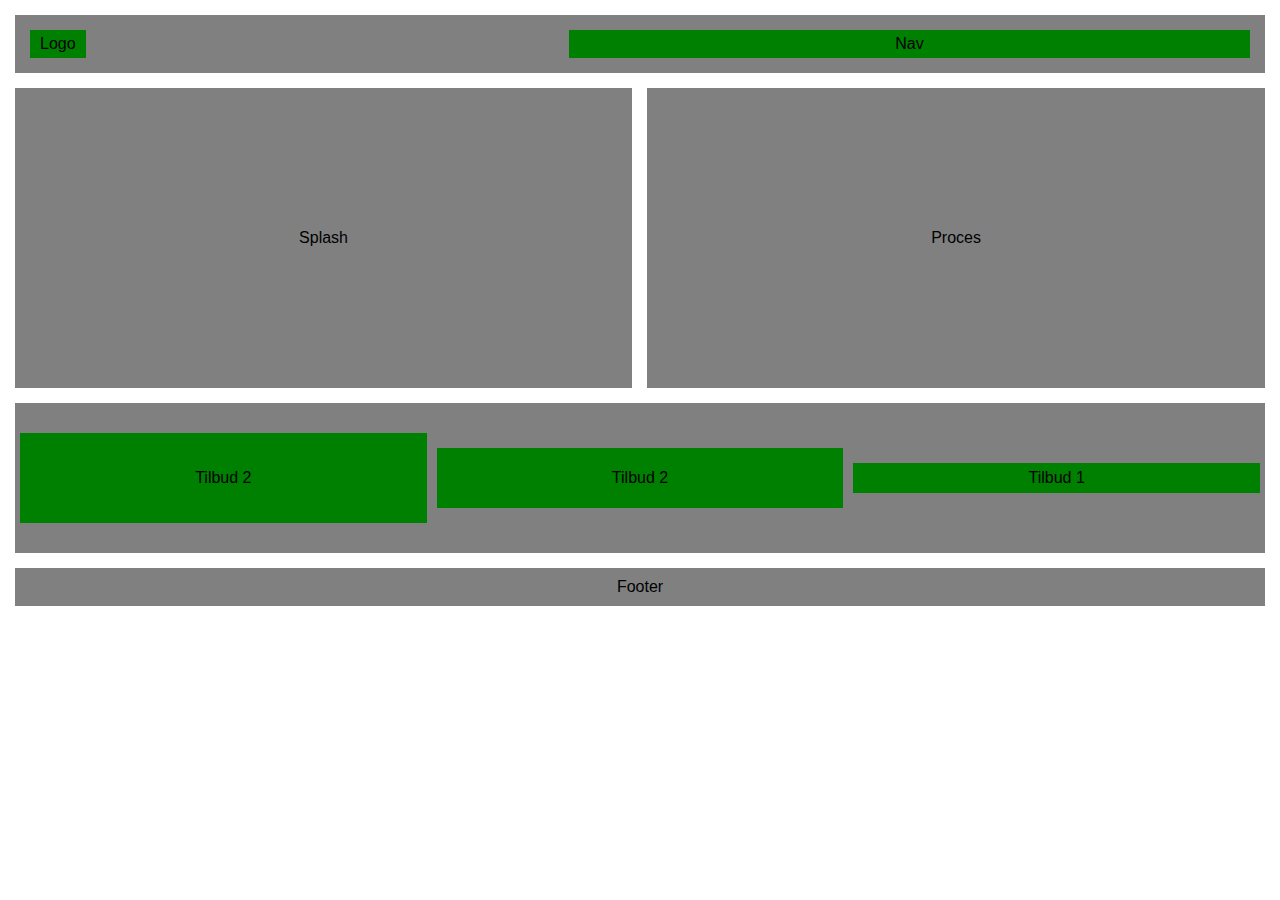
<file: index.html>
<!DOCTYPE html>
<html lang="en">
<head>
    <meta charset="UTF-8">
    <meta name="viewport" content="width=device-width, initial-scale=1.0">
    <link rel="stylesheet" href="style.css">
    <title>Opgave 1</title>
</head>
<body>
    <header>
        <div class="logo">
            <p>Logo</p>
        </div>
        <div class="nav">
            <p>Nav</p>
        </div>
    </header>
    <div class="container">
        <div class="box1">
            <p>Splash</p>
        </div>
        <div class="box2">
            <div class="tilbud_box1">
                <p>Tilbud 1</p>
            </div>
            <div class="tilbud_box2">
                <p>Tilbud 2</p>
            </div>
            <div class="tilbud_box3">
                <p>Tilbud 2</p>
            </div>
        </div>
        <div class="box3">
            <p>Proces</p>
        </div>
    </div>
    <footer>
        <p>Footer</p>
    </footer>
</body>
</html>
</file>
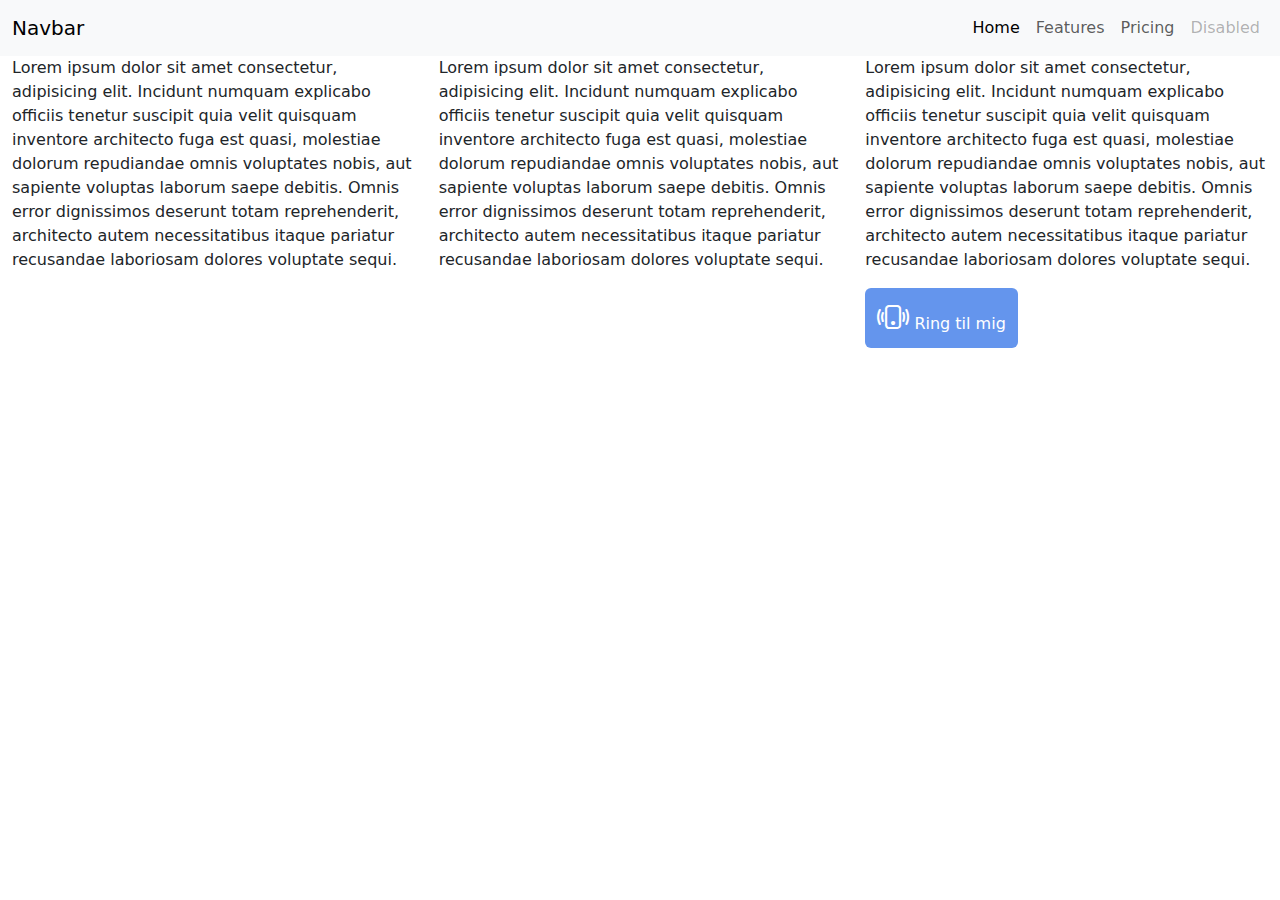
<file: Bootstrap læring/index.html>
<!doctype html>
<html lang="en">
  <head>
    <meta charset="utf-8">
    <meta name="viewport" content="width=device-width, initial-scale=1">
    <title>Bootstrap demo</title>
    <!-- Link til bootstrap stylesheet (CDN) -->
    <link href="https://cdn.jsdelivr.net/npm/bootstrap@5.3.3/dist/css/bootstrap.min.css" rel="stylesheet" integrity="sha384-QWTKZyjpPEjISv5WaRU9OFeRpok6YctnYmDr5pNlyT2bRjXh0JMhjY6hW+ALEwIH" crossorigin="anonymous">
    <!-- Link til Icons fra bootstrap -->
    <link rel="stylesheet" href="https://cdn.jsdelivr.net/npm/bootstrap-icons@1.11.3/font/bootstrap-icons.min.css">
    <!-- Link til eget stylesheet -->
    <link rel="stylesheet" href="style.css">
</head>
  <body>
    <nav class="navbar navbar-expand-lg bg-body-tertiary">
        <div class="container-fluid">
          <a class="navbar-brand" href="#">Navbar</a>
            <button class="navbar-toggler" type="button" data-bs-toggle="collapse" data-bs-target="#navbarNav" aria-controls="navbarNav" aria-expanded="false" aria-label="Toggle navigation">
                <span class="navbar-toggler-icon"></span>
            </button>
            <div class="collapse navbar-collapse justify-content-end" id="navbarNav">
                <ul class="navbar-nav">
                <li class="nav-item">
                    <a class="nav-link active" aria-current="page" href="#">Home</a>
                </li>
                <li class="nav-item">
                    <a class="nav-link" href="#">Features</a>
                </li>
                <li class="nav-item">
                    <a class="nav-link" href="#">Pricing</a>
                </li>
                <li class="nav-item">
                    <a class="nav-link disabled" aria-disabled="true">Disabled</a>
                </li>
                </ul>
            </div>
        </div>
    </nav>

    <div class="container-fluid">
        <div class="row g-6">
            <div class="col-sm-6 col-xl-4">
                <p>Lorem ipsum dolor sit amet consectetur, adipisicing elit. Incidunt numquam explicabo officiis tenetur suscipit quia velit quisquam inventore architecto fuga est quasi, molestiae dolorum repudiandae omnis voluptates nobis, aut sapiente voluptas laborum saepe debitis. Omnis error dignissimos deserunt totam reprehenderit, architecto autem necessitatibus itaque pariatur recusandae laboriosam dolores voluptate sequi.</p>
            </div>
            <div class="col-sm-6 col-xl-4">
                <p>Lorem ipsum dolor sit amet consectetur, adipisicing elit. Incidunt numquam explicabo officiis tenetur suscipit quia velit quisquam inventore architecto fuga est quasi, molestiae dolorum repudiandae omnis voluptates nobis, aut sapiente voluptas laborum saepe debitis. Omnis error dignissimos deserunt totam reprehenderit, architecto autem necessitatibus itaque pariatur recusandae laboriosam dolores voluptate sequi.</p>
            </div>
            <div class="col-sm-9 col-xl-4">
                <p>Lorem ipsum dolor sit amet consectetur, adipisicing elit. Incidunt numquam explicabo officiis tenetur suscipit quia velit quisquam inventore architecto fuga est quasi, molestiae dolorum repudiandae omnis voluptates nobis, aut sapiente voluptas laborum saepe debitis. Omnis error dignissimos deserunt totam reprehenderit, architecto autem necessitatibus itaque pariatur recusandae laboriosam dolores voluptate sequi.</p>
                <a href="https://cphbusiness.dk" class="btn btn-danger"> <i class="bi bi-phone-vibrate"></i> Ring til mig</a>
            </div>
        </div>
    </div>


    <script src="https://cdn.jsdelivr.net/npm/bootstrap@5.3.3/dist/js/bootstrap.bundle.min.js" integrity="sha384-YvpcrYf0tY3lHB60NNkmXc5s9fDVZLESaAA55NDzOxhy9GkcIdslK1eN7N6jIeHz" crossorigin="anonymous"></script>
  </body>
</html>
</file>
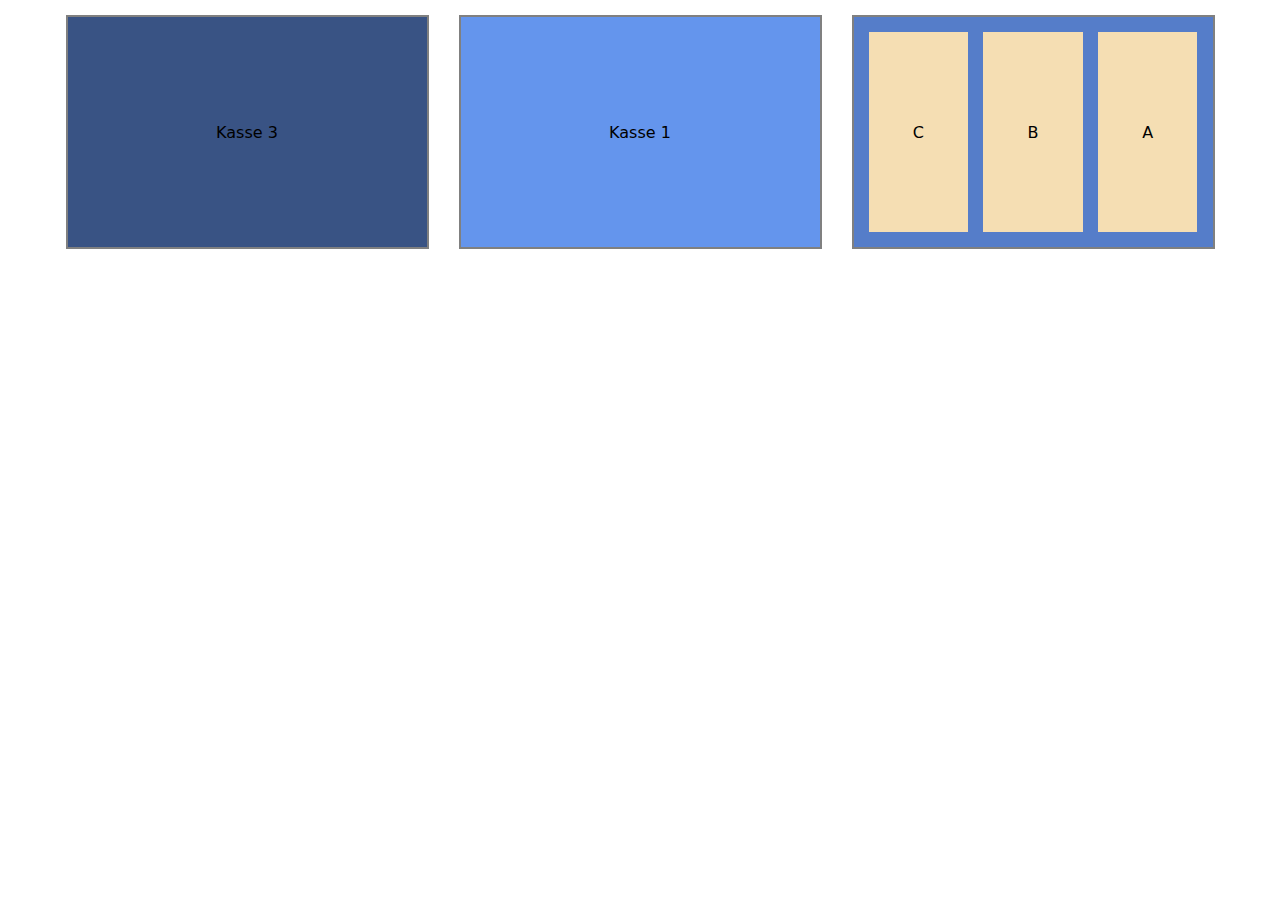
<file: flexbox - wireframes/index.html>
<!DOCTYPE html>
<html lang="en">
<head>
    <meta charset="UTF-8">
    <meta name="viewport" content="width=device-width, initial-scale=1.0">
    <link rel="stylesheet" href="flexbox-style.css">
    <title>Flexbox wireframe</title>
</head>
<body>
    <div class="container">
        <div class="box-1">
            <p>Kasse 1</p>
        </div>
        <div class="box-2">
            <div class="mini-box">
                <p>A</p>
            </div>
            <div class="mini-box">
                <p>B</p>
            </div>
            <div class="mini-box">
                <p>C</p>
            </div>
        </div>
        <div class="box-3">
            <p>Kasse 3</p>
        </div>
    </div>
</body>
</html>
</file>
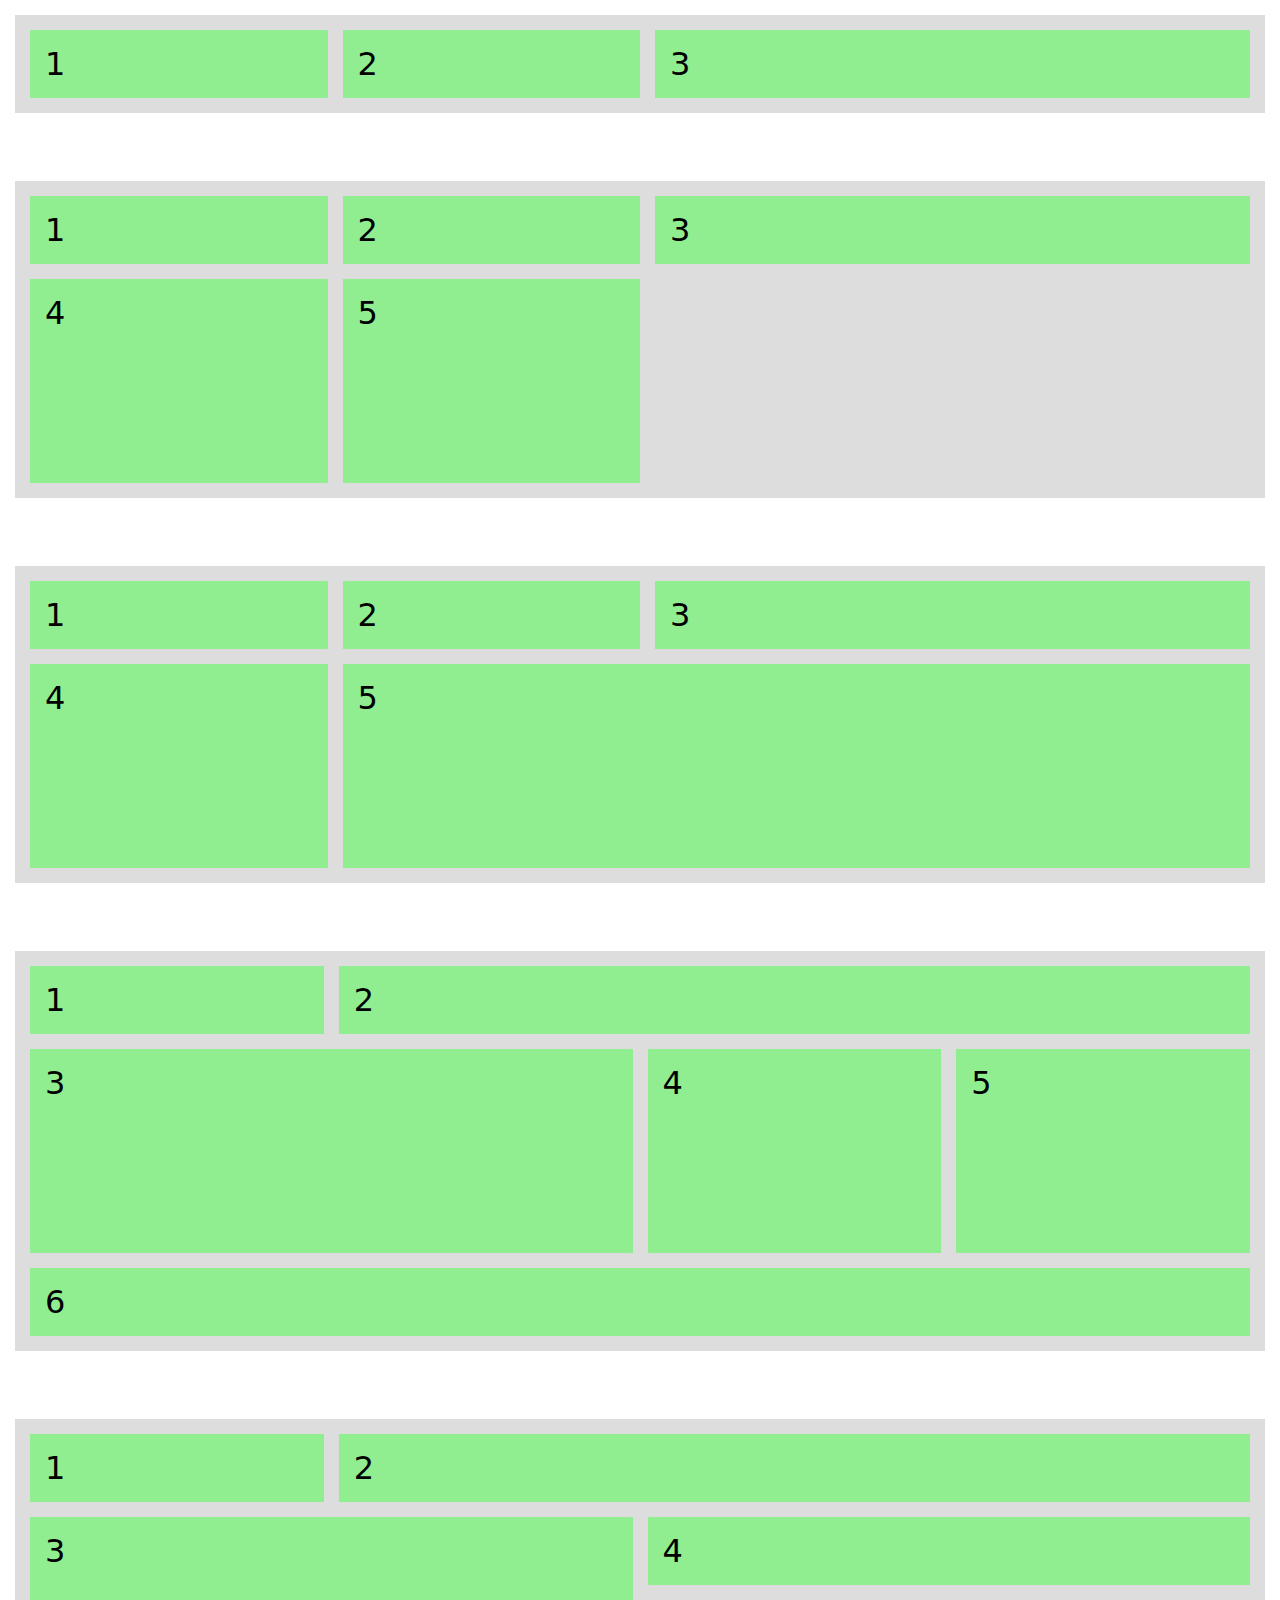
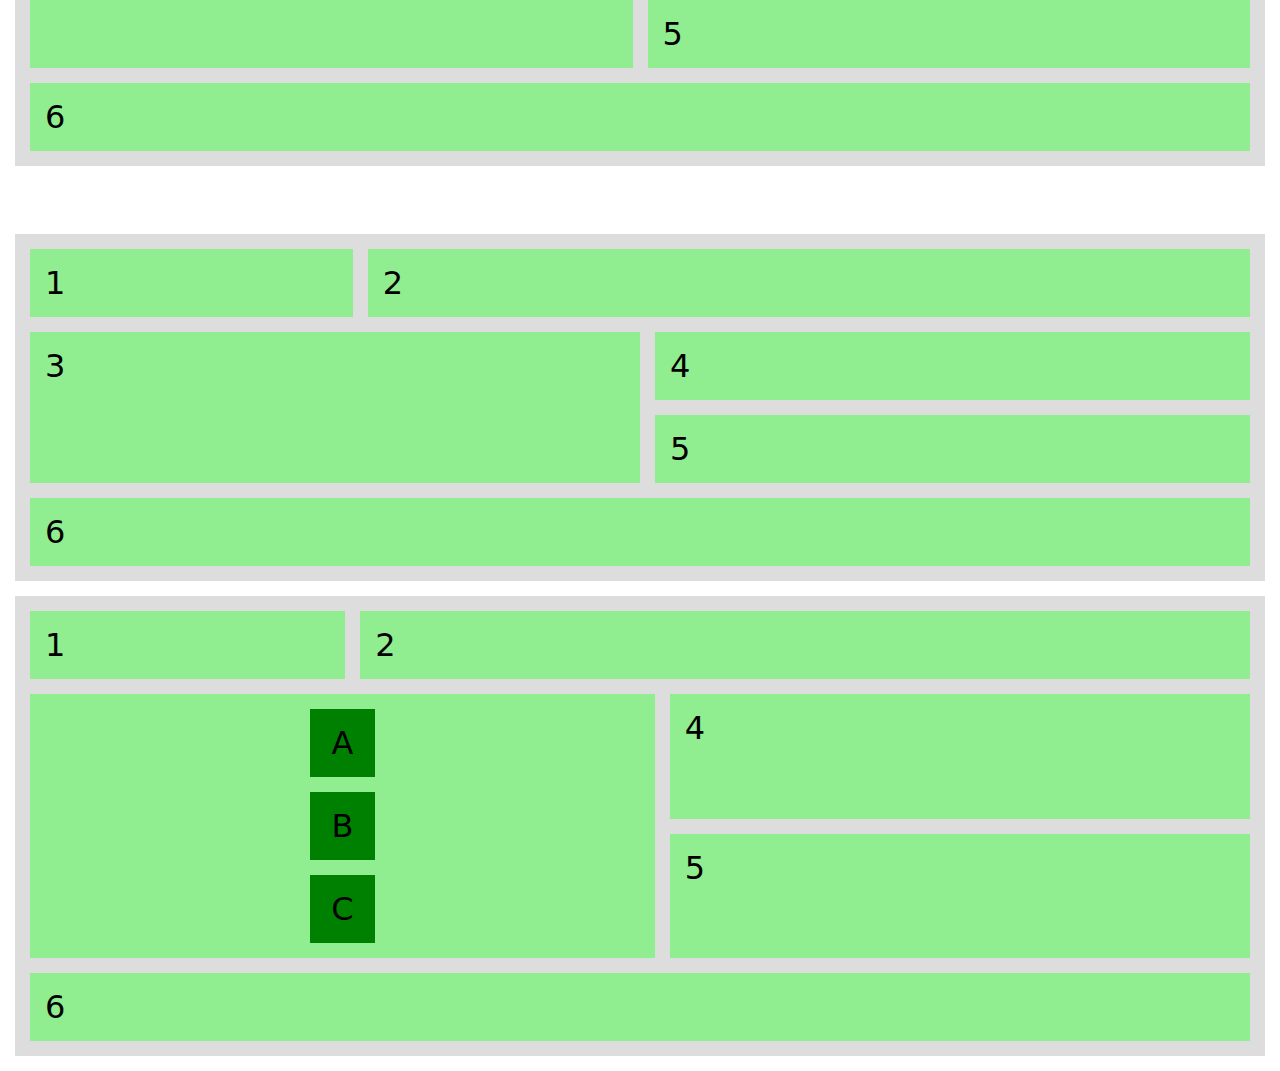
<file: Grid laering/index.html>
<!DOCTYPE html>
<html lang="en">
<head>
    <meta charset="UTF-8">
    <meta name="viewport" content="width=device-width, initial-scale=1.0">
    <link rel="stylesheet" href="style.css">
    <title>Grid Guide</title>
</head>
<body>
    <!-- Opgave 1 -->
    <div class="container1">
        <div class="grid_items1">1</div>
        <div class="grid_items1">2</div>
        <div class="grid_items1">3</div>
    </div>

    <br><br>

    <!-- Opgave 2 -->
    <div class="container2">
        <div class="grid_items2">1</div>
        <div class="grid_items2">2</div>
        <div class="grid_items2">3</div>
        <div class="grid_items2">4</div>
        <div class="grid_items2">5</div>
    </div>

    <br><br>

    <!-- Opgave 3 -->
    <div class="container3">
        <div class="grid_items3">1</div>
        <div class="grid_items3">2</div>
        <div class="grid_items3">3</div>
        <div class="grid_items3">4</div>
        <div class="grid_items3 unik3">5</div>
    </div>

    <br><br>

    <!-- Opgave 4 -->
    <div class="container4">
        <div class="grid_items4">1</div>
        <div class="grid_items4 unik4_2">2</div>
        <div class="grid_items4 unik4_3">3</div>
        <div class="grid_items4">4</div>
        <div class="grid_items4">5</div>
        <div class="grid_items4 unik4_6">6</div>
    </div>

    <br><br>

    <!-- Opgave 5 -->
    <div class="container5">
        <div class="grid_items5">1</div>
        <div class="grid_items5 unik5_2">2</div>
        <div class="grid_items5 unik5_3">3</div>
        <div class="grid_items5 unik5_4">4</div>
        <div class="grid_items5 unik5_5">5</div>
        <div class="grid_items5 unik5_6">6</div>
    </div>

    <br><br>

    <!-- Opgave 6 -->
    <div class="container6">
        <div class="grid_items6 unik6_1">1</div>
        <div class="grid_items6 unik6_2">2</div>
        <div class="grid_items6 unik6_3">3</div>
        <div class="grid_items6 unik6_4">4</div>
        <div class="grid_items6 unik6_5">5</div>
        <div class="grid_items6 unik6_6">6</div>
    </div>

    <!-- Opgave 7 -->
    <div class="container7">
        <div class="grid_items7 unik7_1">1</div>
        <div class="grid_items7 unik7_2">2</div>
        <div class="grid_items7 unik7_3">
            <div class="flex_item">A</div>
            <div class="flex_item">B</div>
            <div class="flex_item">C</div>
        </div>
        <div class="grid_items7 unik7_4">4</div>
        <div class="grid_items7 unik7_5">5</div>
        <div class="grid_items7 unik7_6">6</div>
    </div>
</body>
</html>
</file>
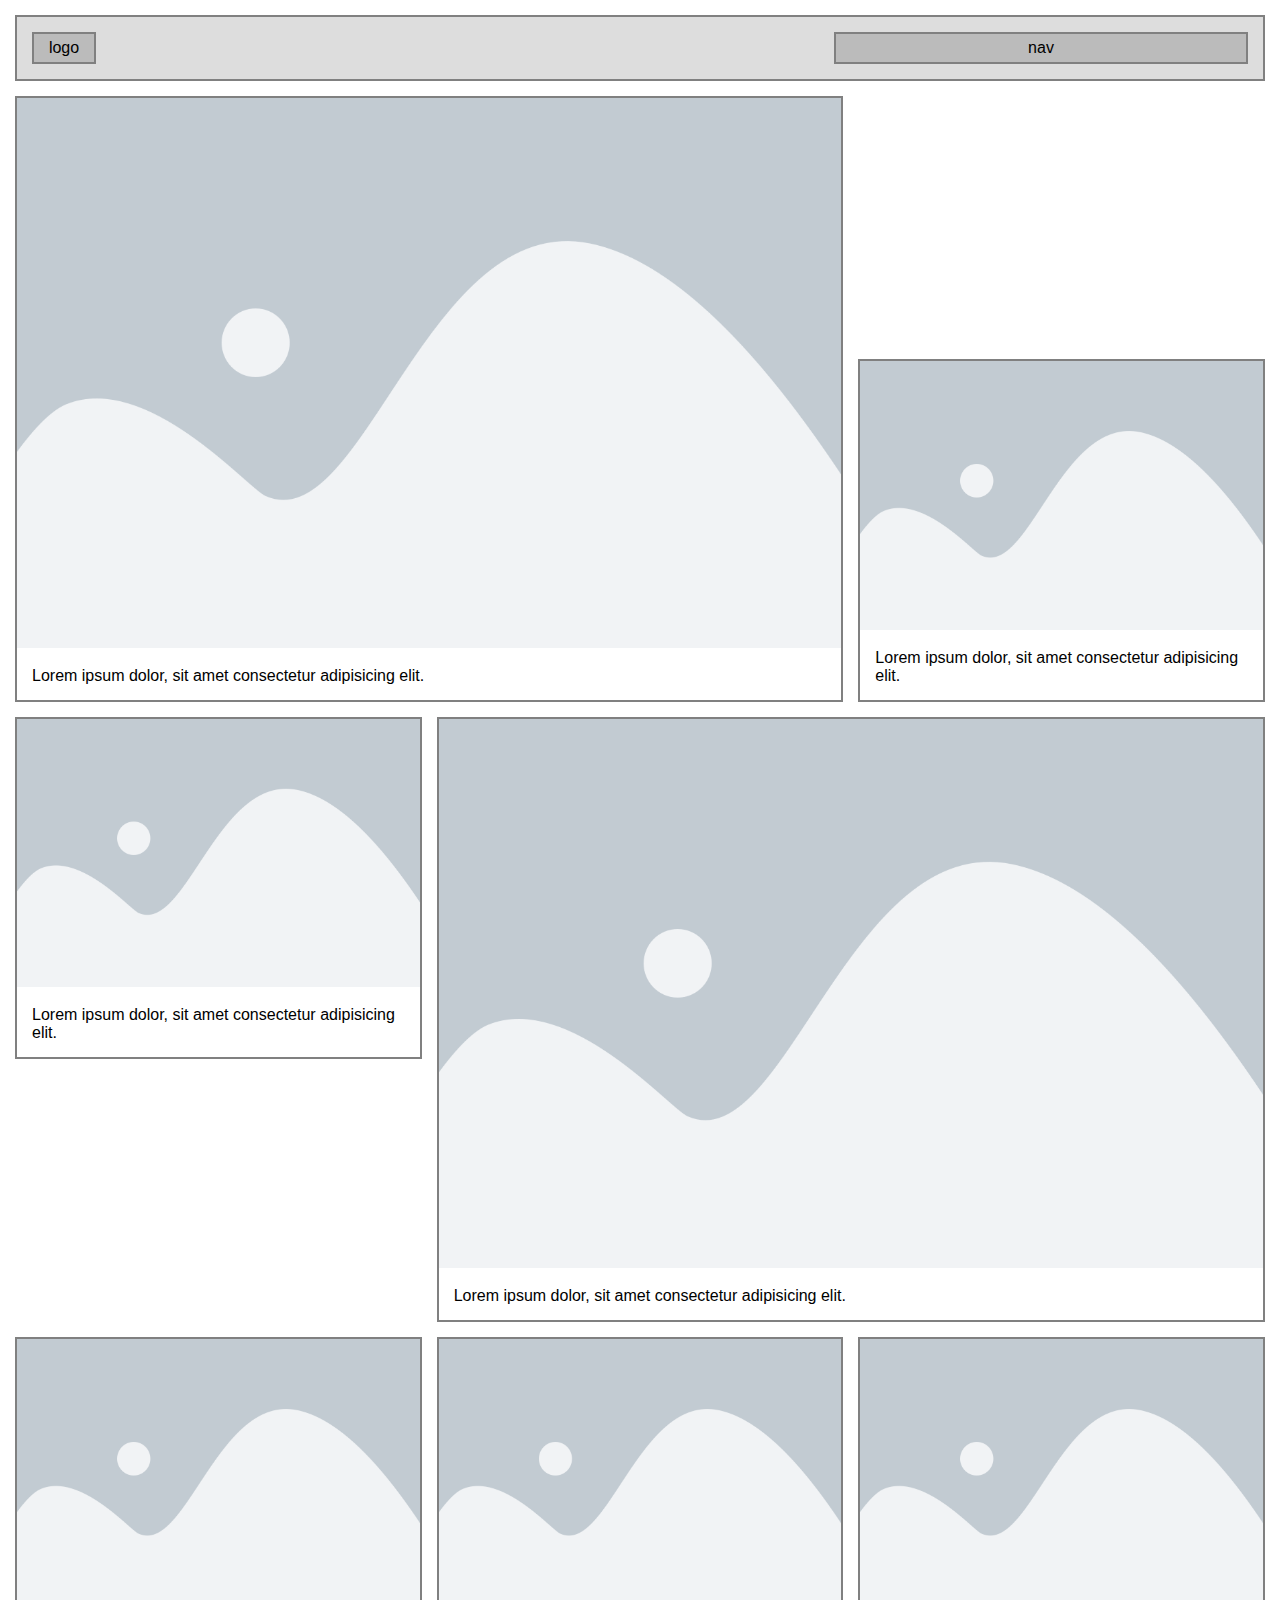
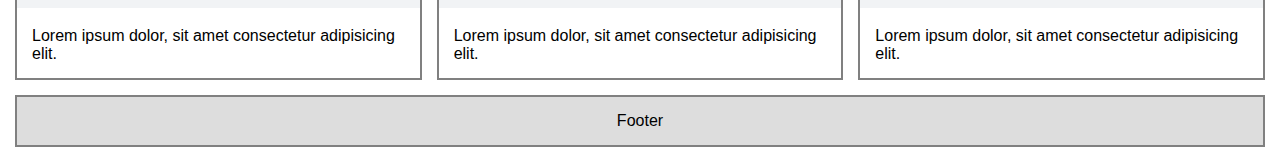
<file: grid opgave/index.html>
<!DOCTYPE html>
<html lang="en">
<head>
    <meta charset="UTF-8">
    <meta name="viewport" content="width=device-width, initial-scale=1.0">
    <link rel="stylesheet" href="style.css">
    <title>Grid opgave</title>
</head>
<body>
    <div class="container">
        <header>
            <div>
                logo
            </div>
            <div class="nav">
                nav
            </div>
        </header>

        <div class="grid_items big_pic1">
            <img src="placeholder-img.webp">
            <p>Lorem ipsum dolor, sit amet consectetur adipisicing elit.</p>
        </div>
        <div class="grid_items filler1">
            <img src="placeholder-img.webp">
            <p>Lorem ipsum dolor, sit amet consectetur adipisicing elit.</p>
        </div>
        <div class="grid_items filler2">
            <img src="placeholder-img.webp">
            <p>Lorem ipsum dolor, sit amet consectetur adipisicing elit.</p>
        </div>
        <div class="grid_items big_pic2">
            <img src="placeholder-img.webp">
            <p>Lorem ipsum dolor, sit amet consectetur adipisicing elit.</p>
        </div>
        <div class="grid_items box1">
            <img src="placeholder-img.webp">
            <p>Lorem ipsum dolor, sit amet consectetur adipisicing elit.</p>
        </div>
        <div class="grid_items box2">
            <img src="placeholder-img.webp">
            <p>Lorem ipsum dolor, sit amet consectetur adipisicing elit.</p>
        </div>
        <div class="grid_items box3">
            <img src="placeholder-img.webp">
            <p>Lorem ipsum dolor, sit amet consectetur adipisicing elit.</p>
        </div>
        <footer>
            <p>Footer</p>
        </footer>
    </div>
</body>
</html>
</file>
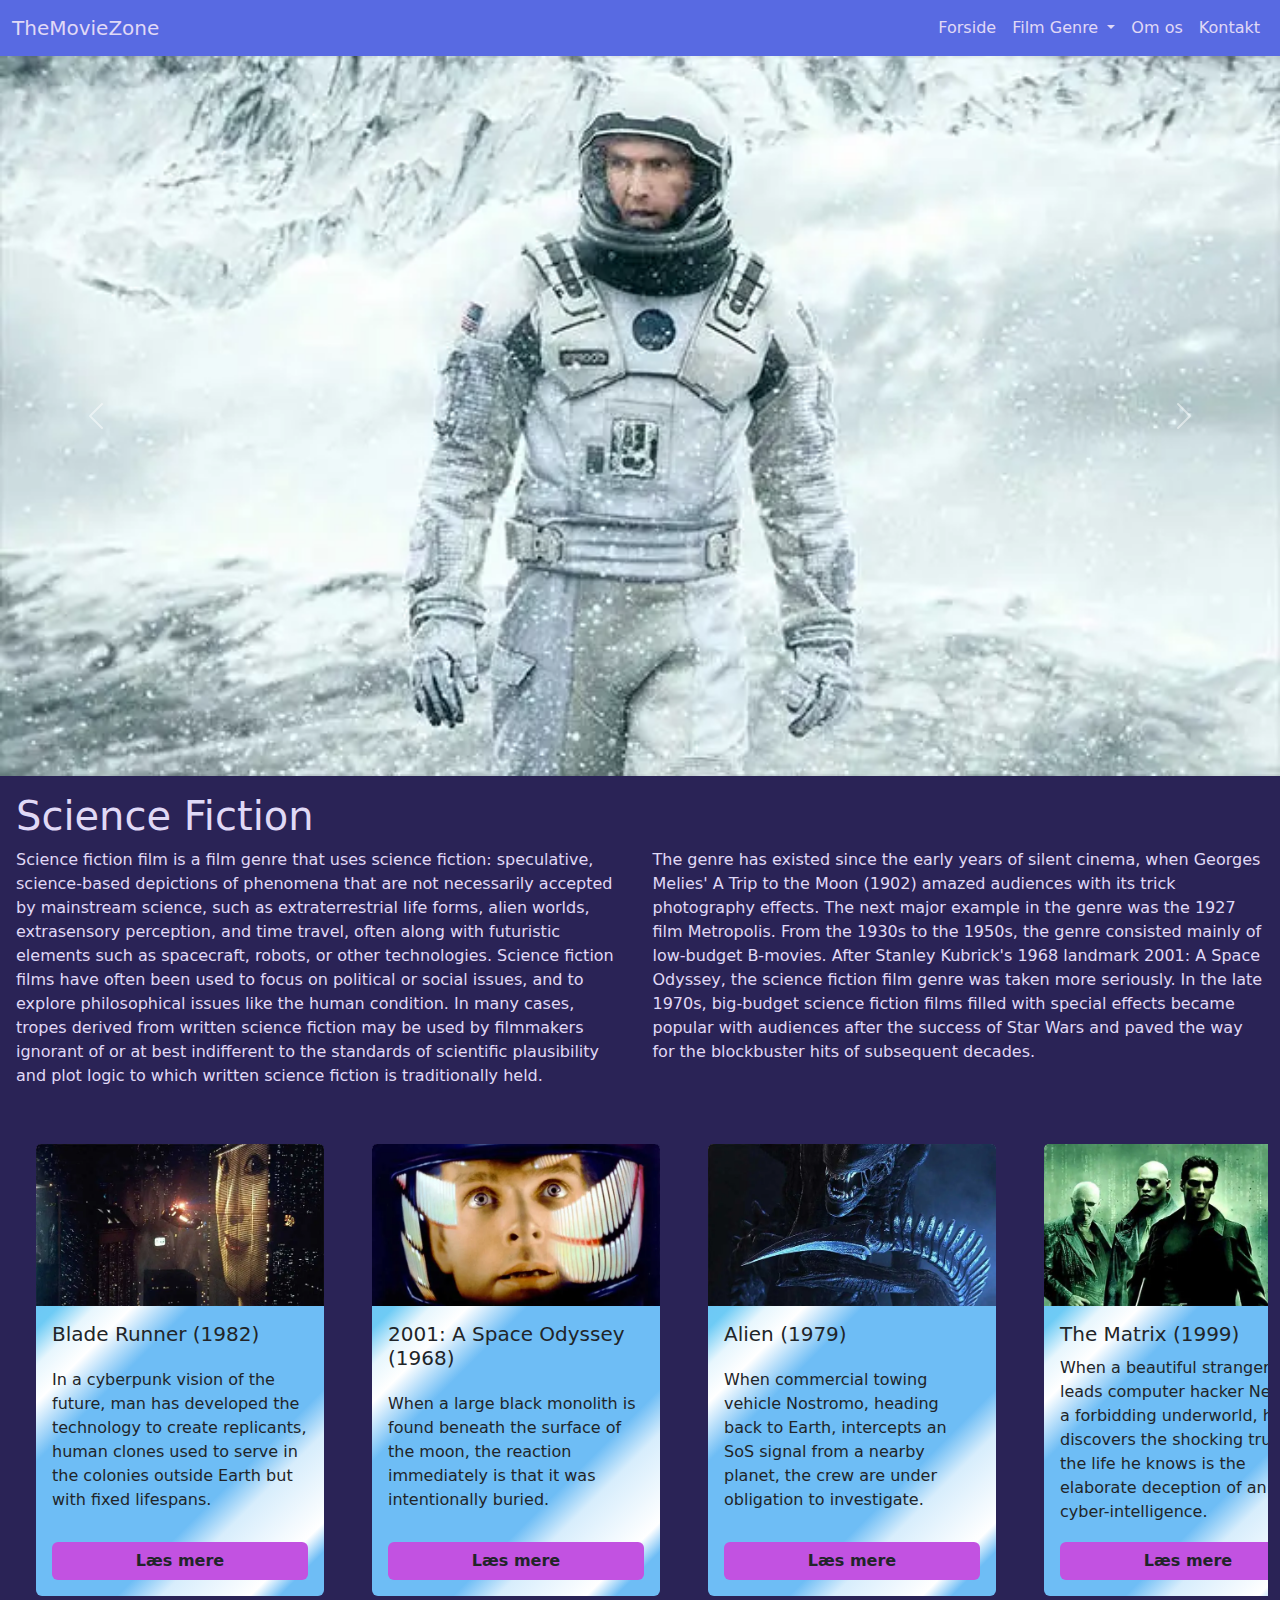
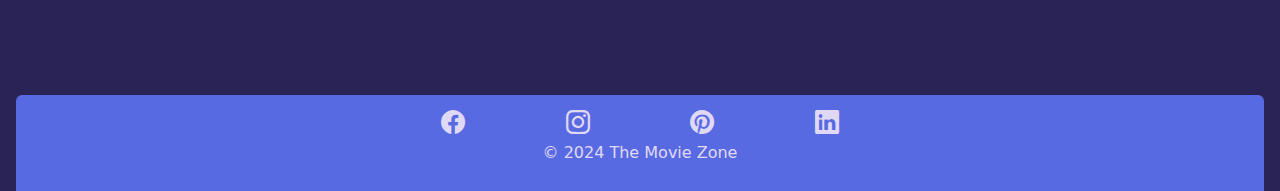
<file: Sci fi opgave/index.html>
<!DOCTYPE html>
<html lang="en">
<head>
    <meta charset="UTF-8">
    <meta name="viewport" content="width=device-width, initial-scale=1.0">
    <title>TheMovieZone</title>

    <!-- Link til bootstrap stylesheet (CDN) -->
    <link href="https://cdn.jsdelivr.net/npm/bootstrap@5.3.3/dist/css/bootstrap.min.css" rel="stylesheet" integrity="sha384-QWTKZyjpPEjISv5WaRU9OFeRpok6YctnYmDr5pNlyT2bRjXh0JMhjY6hW+ALEwIH" crossorigin="anonymous">
    <!-- Link til Icons fra bootstrap -->
    <link rel="stylesheet" href="https://cdn.jsdelivr.net/npm/bootstrap-icons@1.11.3/font/bootstrap-icons.min.css">
    <!-- Link til eget stylesheet -->
    <link rel="stylesheet" href="style.css">
</head>
<body>
    <nav class="navbar navbar-expand-lg">
        <div class="container-fluid stop">
          <a class="navbar-brand" href="#">TheMovieZone</a>
            <button class="navbar-toggler border-0" type="button" data-bs-toggle="collapse" data-bs-target="#navbarNav" aria-controls="navbarNav" aria-expanded="false" aria-label="Toggle navigation">
                <span class="navbar-toggler-icon"></span>
            </button>
            <div class="collapse navbar-collapse justify-content-end" id="navbarNav">
                <ul class="navbar-nav">
                    <li class="nav-item">
                        <a class="nav-link active" aria-current="page" href="#">Forside</a>
                    </li>
                    <li class="nav-item dropdown">
                        <a class="nav-link dropdown-toggle" href="#" role="button" data-bs-toggle="dropdown" aria-expanded="false">
                        Film Genre
                        </a>
                        <ul class="dropdown-menu">
                            <li><a class="dropdown-item" href="#">Action</a></li>
                            <li><a class="dropdown-item" href="#">Comedy</a></li>
                            <li><a class="dropdown-item" href="#">Drama</a></li>
                            <li><a class="dropdown-item" href="#">Musical</a></li>
                            <li><a class="dropdown-item" href="#">Science Fiction</a></li>
                            <li><a class="dropdown-item" href="#">Thriller</a></li>
                        </ul>
                    </li>
                    <li class="nav-item">
                        <a class="nav-link" href="#">Om os</a>
                    </li>
                    <li class="nav-item">
                        <a class="nav-link" href="#">Kontakt</a>
                    </li>
                </ul>
            </div>
        </div>
    </nav>

    <div class="container-fluid p-0 top stop">
        <div class="overskrift_header">
            <div id="carouselExampleInterval" class="carousel slide full" data-bs-ride="carousel">
                <div class="carousel-inner full">
                  <div class="carousel-item active full" data-bs-interval="5000">
                    <img src="interstellar.webp" class="d-block w-100">
                  </div>
                  <div class="carousel-item full" data-bs-interval="5000">
                    <img src="alien.webp" class="d-block w-100">
                  </div>
                  <div class="carousel-item full" data-bs-interval="5000">
                    <img src="matrix.webp" class="d-block w-100">
                  </div>
                  <div class="carousel-item full" data-bs-interval="5000">
                    <img src="blade-runner.webp" class="d-block w-100">
                  </div>
                  <div class="carousel-item full" data-bs-interval="5000">
                    <img src="empire-strikes-back.webp" class="d-block w-100">
                  </div>
                  <div class="carousel-item full" data-bs-interval="5000">
                    <img src="2001-space-odyssey.webp" class="d-block w-100">
                  </div>
                </div>
                <button class="carousel-control-prev" type="button" data-bs-target="#carouselExampleInterval" data-bs-slide="prev">
                  <span class="carousel-control-prev-icon" aria-hidden="true"></span>
                  <span class="visually-hidden">Previous</span>
                </button>
                <button class="carousel-control-next" type="button" data-bs-target="#carouselExampleInterval" data-bs-slide="next">
                  <span class="carousel-control-next-icon" aria-hidden="true"></span>
                  <span class="visually-hidden">Next</span>
                </button>
              </div>
        </div>
        <div class="p-3 top_tekst">
            <h1>Science Fiction</h1>
            <br>
            <p>Science fiction film is a film genre that uses science fiction: speculative, science-based depictions of phenomena that are not necessarily accepted by mainstream science, such as extraterrestrial life forms, alien worlds, extrasensory perception, and time travel, often along with futuristic elements such as spacecraft, robots, or other technologies. Science fiction films have often been used to focus on political or social issues, and to explore philosophical issues like the human condition. In many cases, tropes derived from written science fiction may be used by filmmakers ignorant of or at best indifferent to the standards of scientific plausibility and plot logic to which written science fiction is traditionally held.</p>
            <br>
            <p>The genre has existed since the early years of silent cinema, when Georges Melies' A Trip to the Moon (1902) amazed audiences with its trick photography effects. The next major example in the genre was the 1927 film Metropolis. From the 1930s to the 1950s, the genre consisted mainly of low-budget B-movies. After Stanley Kubrick's 1968 landmark 2001: A Space Odyssey, the science fiction film genre was taken more seriously. In the late 1970s, big-budget science fiction films filled with special effects became popular with audiences after the success of Star Wars and paved the way for the blockbuster hits of subsequent decades.</p>
        </div>
    </div>

    <div class="container-fluid stop">
        <div class="Luca_overflow overflow-x-auto py-4">
            <div class="d-flex justify-content-center px-4 scroll_snap">
                <div class="card" style="width: 18rem;">
                    <img src="blade-runner.webp" class="card-img-top">
                    <div class="card-body d-flex justify-content-between flex-column">
                        <h5 class="card-title">Blade Runner (1982)</h5>
                        <p class="card-text">In a cyberpunk vision of the future, man has developed the technology to create replicants, human clones used to serve in the colonies outside Earth but with fixed lifespans. </p>
                        <a href="#" class="btn btn-cyperpunk">Læs mere</a>
                    </div>
                </div>
            </div>
            <div class="d-flex justify-content-center px-4 scroll_snap">
                <div class="card" style="width: 18rem;">
                    <img src="2001-space-odyssey.webp" class="card-img-top">
                    <div class="card-body d-flex justify-content-between flex-column">
                        <h5 class="card-title">2001: A Space Odyssey (1968)</h5>
                        <p class="card-text">When a large black monolith is found beneath the surface of the moon, the reaction immediately is that it was intentionally buried. </p>
                        <a href="#" class="btn btn-cyperpunk">Læs mere</a>
                    </div>
                </div>
            </div>
            <div class="d-flex justify-content-center px-4 scroll_snap">
                <div class="card" style="width: 18rem;">
                    <img src="alien.webp" class="card-img-top">
                    <div class="card-body d-flex justify-content-between flex-column">
                        <h5 class="card-title">Alien (1979)</h5>
                        <p class="card-text">When commercial towing vehicle Nostromo, heading back to Earth, intercepts an SoS signal from a nearby planet, the crew are under obligation to investigate. </p>
                        <a href="#" class="btn btn-cyperpunk">Læs mere</a>
                    </div>
                </div>
            </div>
            <div class="d-flex justify-content-center px-4 scroll_snap">
                <div class="card" style="width: 18rem;">
                    <img src="matrix.webp" class="card-img-top">
                    <div class="card-body d-flex justify-content-between flex-column">
                        <h5 class="card-title">The Matrix (1999)</h5>
                        <p class="card-text">When a beautiful stranger leads computer hacker Neo to a forbidding underworld, he discovers the shocking truth--the life he knows is the elaborate deception of an evil cyber-intelligence.</p>
                        <a href="#" class="btn btn-cyperpunk">Læs mere</a>
                    </div>
                </div>
            </div>
            <div class="d-flex justify-content-center px-4 scroll_snap">
                <div class="card" style="width: 18rem;">
                    <img src="interstellar.webp" class="card-img-top">
                    <div class="card-body d-flex justify-content-between flex-column">
                        <h5 class="card-title">Interstellar (2014)</h5>
                        <p class="card-text">When Earth becomes uninhabitable in the future, a farmer and ex-NASA pilot, Joseph Cooper, is tasked to pilot a spacecraft, along with a team of researchers, to find a new planet for humans.</p>
                        <a href="#" class="btn btn-cyperpunk">Læs mere</a>
                    </div>
                </div>
            </div>
            <div class="d-flex justify-content-center px-4 scroll_snap">
                <div class="card" style="width: 18rem;">
                    <img src="empire-strikes-back.webp" class="card-img-top">
                    <div class="card-body d-flex justify-content-between flex-column">
                        <h5 class="card-title">The Empire Strikes Back (1980) (2014)</h5>
                        <p class="card-text">After the Rebels are overpowered by the Empire, Luke Skywalker begins his Jedi training with Yoda, while his friends are pursued across the galaxy by Darth Vader and bounty hunter Boba Fett.</p>
                        <a href="#" class="btn btn-cyperpunk">Læs mere</a>
                    </div>
                </div>
            </div>
        </div>
    </div>

    <footer class="d-flex justify-content-center container-fluid px-3 stop">
        <div class="d-flex flex-wrap justify-content-around rounded-top">
            <div class="d-flex justify-content-around p-0">
                <i class="bi bi-facebook"></i>
                <i class="bi bi-instagram"></i>
                <i class="bi bi-pinterest"></i>
                <i class="bi bi-linkedin"></i>
            </div>
            <div class="d-flex justify-content-around p-0">
                <p>© 2024 The Movie Zone</p>
            </div>
        </div>
    </footer>

    <script src="https://cdn.jsdelivr.net/npm/bootstrap@5.3.3/dist/js/bootstrap.bundle.min.js" integrity="sha384-YvpcrYf0tY3lHB60NNkmXc5s9fDVZLESaAA55NDzOxhy9GkcIdslK1eN7N6jIeHz" crossorigin="anonymous"></script>
</body>
</html>
</file>
<file: style.css>
*{
    margin: 0;
    padding: 0;
    border: 0;
}
body{
    font-family: Arial, Helvetica, sans-serif;
}

/* Header */
header{
    background-color: gray;
    padding: 5px;
    display: flex;
    justify-content: space-between;
    margin: 5px;
}
header div{
    background-color: green;
    display: flex;
    justify-content: center;
    padding: 5px;
}
.logo{
    padding: 5px 10px;
}
/* Header */

/* Container */
.container{
    display: flex;
    flex-wrap: wrap;
    gap: 5px;

    margin: 5px;
}
.box1, .box2, .box3{
    background-color: grey;
    width: 100%;

    display: flex;
    justify-content: center;
    align-items: center;
}

.box1{
    height: 200px;
}
.box2{
    height: 150px;

    display: flex;
}
.box3{
    height: 400px;
}

.tilbud_box1, .tilbud_box2, .tilbud_box3{
    display: flex;
    justify-content: center;
    align-items: center;
    background-color: green;
    margin: 5px;
    flex-grow: 1;
}

.tilbud_box1{
    height: 20%;
}
.tilbud_box2{
    height: 40%;
}
.tilbud_box3{
    height: 60%;
}
/* Container */

/* Footer */
footer{
    background-color: grey;
    display: flex;
    justify-content: center;
    align-items: center;
    padding: 10px;
    margin: 5px;
}
/* Footer */

@media screen and (min-width: 800px) {
    /* header */
    header{
        padding: 15px;
        margin: 15px;
    }
    .nav{
        width: 55%;
    }
    /* header */

    /* Container */
    .container{
        display: flex;
        margin: 15px;
        gap: 15px;
    }
    .box1, .box3{
        height: 300px;
        width: auto;
        flex-grow: 1;
    }
    .box1{
        order: 1;
    }
    .box2{
        order: 3;
        width: 100%;
        flex-direction: row-reverse;
    }
    .box3{
        order: 2;
    }
    /* Container */
    /* Footer */
    Footer{
        margin: 15px;
    }
    /* Footer */
}
</file>
<file: Bootstrap læring/style.css>
.btn-danger{
    background: cornflowerblue;
    border: cornflowerblue;
}

.btn-danger:hover{
    background: rgb(58, 117, 225);
}

.bi-phone-vibrate{
    font-size: 2em;
}
</file>
<file: flexbox - wireframes/flexbox-style.css>
*{
    margin: 0;
    padding: 0;
    border: 0;
}
body{
    font-family: system-ui, -apple-system, BlinkMacSystemFont, 'Segoe UI', Roboto, Oxygen, Ubuntu, Cantarell, 'Open Sans', 'Helvetica Neue', sans-serif;
}
/* ^ Defineret standarder ^ */

.box-1 {
    background-color: cornflowerblue;
}
.box-2 {
    background-color: rgb(85, 125, 201);
    gap: 15px;
    align-items: stretch !important;
}
.box-3 {
    background-color: rgb(57, 83, 132);
}

.box-1,.box-2,.box-3{
    height: 200px;
    margin: 15px;
    padding: 15px;
    border: solid grey 2px;

    display: flex;
    justify-content: center;
    align-items: center;
}

.mini-box{
    background-color: wheat;
    flex-grow: 1;
    
    display: flex;
    justify-content: center;
    align-items: center;
}

@media screen and (min-width: 801px){
    .container{
        display: flex;
        flex-wrap: wrap;
    }

    .box-1{
        width: 100%;
    }
    /* Spejler rækkefølgen */
    .box-2{
        flex-direction: row-reverse;
    }
    .box-2, .box-3{
        flex-grow: 1;
        flex-basis: 0;
    }
}

@media screen and (min-width: 1045px) {
    .box-1{
        flex-grow: 1;
        flex-basis: 0;
    }
    /* Bliver flyttet op først i rækkefølgen 
    Standard værdig 0 */
    .box-3{
        order: -1;
    }
}

@media screen and (min-width: 1179px) {
    .container{
        max-width: 1179px;
        margin: 0 auto;
    }
}
</file>
<file: Grid laering/style.css>
*{
    margin: 0;
    padding: 0;
    border: 0;
}
body{
    font-family: system-ui, -apple-system, BlinkMacSystemFont, 'Segoe UI', Roboto, Oxygen, Ubuntu, Cantarell, 'Open Sans', 'Helvetica Neue', sans-serif;
}
/* Standard */

/* Opgave 1 */
.container1{
    background-color: #ddd;
    margin: 15px;
    padding: 15px;

    display: grid;
    grid-template-columns: 1fr 1fr 2fr;
    gap: 15px;
}
.grid_items1{
    background-color: lightgreen;
    padding: 15px;
    font-size: 2em;
}
/* Opgave 1 */

/* Opgave 2 */
.container2{
    background-color: #ddd;
    margin: 15px;
    padding: 15px;

    display: grid;
    grid-template-columns: 1fr 1fr 2fr;
    grid-template-rows: 1fr 3fr;
    gap: 15px;
}
.grid_items2{
    background-color: lightgreen;
    padding: 15px;
    font-size: 2em;
}
/* Opgave 2 */

/* Opgave 3 */
.container3{
    background-color: #ddd;
    margin: 15px;
    padding: 15px;

    display: grid;
    grid-template-columns: 1fr 1fr 2fr;
    grid-template-rows: 1fr 3fr;
    gap: 15px;
}
.grid_items3{
    background-color: lightgreen;
    padding: 15px;
    font-size: 2em;
}
.unik3{
    grid-column: 2/4;
}
/* Opgave 3 */

/* Opgave 4 */
.container4{
    background-color: #ddd;
    margin: 15px;
    padding: 15px;

    display: grid;
    grid-template-columns: repeat(4, 1fr);
    grid-template-rows: 1fr 3fr;
    gap: 15px;
}
.grid_items4{
    background-color: lightgreen;
    padding: 15px;
    font-size: 2em;
}
.unik4_2{
    grid-column: 2/5
}
.unik4_3{
    grid-column: 1/3;
}
.unik4_6{
    grid-column: span 4;
}
/* Opgave 4 */

/* Opgave 5 */
.container5{
    background-color: #ddd;
    margin: 15px;
    padding: 15px;

    display: grid;
    grid-template-columns: repeat(4, 1fr);
    grid-template-rows: repeat(4, 1fr);
    gap: 15px;
}
.grid_items5{
    background-color: lightgreen;
    padding: 15px;
    font-size: 2em;
}
.unik5_2{
    grid-column: 2/5
}
.unik5_3{
    grid-column: 1/3;
    grid-row: span 2;
}
.unik5_4, .unik5_5{
    grid-column: span 2;
}
.unik5_6{
    grid-column: span 4;
}
/* Opgave 5 */

/* Opgave 6 */
.container6{
    background-color: #ddd;
    margin: 15px;
    padding: 15px;

    display: grid;
    grid-template-areas:
        "logo   nav    nav     nav"
        "main   main   banner1 banner1"
        "main   main   banner2 banner2"
        "footer footer footer  footer";
    gap: 15px;
}
.grid_items6{
    background-color: lightgreen;
    padding: 15px;
    font-size: 2em;
}
.unik6_1{
    grid-area: logo;
}
.unik6_2{
    grid-area: nav;
}
.unik6_3{
    grid-area: main;
}
.unik6_4{
    grid-area: banner1;
}
.unik6_5{
    grid-area: banner2;
}
.unik6_6{
    grid-area: footer;
}
/* Opgave 6 */

/* Opgave 7 */
.container7{
    background-color: #ddd;
    margin: 15px;
    padding: 15px;

    display: grid;
    grid-template-areas:
        "logo   nav    nav     nav"
        "main   main   banner1 banner1"
        "main   main   banner2 banner2"
        "footer footer footer  footer";
    gap: 15px;
}
.grid_items7{
    background-color: lightgreen;
    padding: 15px;
    font-size: 2em;
}
.unik7_1{
    grid-area: logo;
}
.unik7_2{
    grid-area: nav;
}
.unik7_3{
    grid-area: main;
    display: flex;
    flex-direction: column;
    align-items: center;
    gap: 15px;
}
.flex_item{
    background-color: green;
    width: 35px;
    text-align: center;
    padding: 15px;
}
.unik7_4{
    grid-area: banner1;
}
.unik7_5{
    grid-area: banner2;
}
.unik7_6{
    grid-area: footer;
}
/* Opgave 7 */
</file>
<file: grid opgave/style.css>
*{
    margin: 0;
    padding: 0;
    border: 0;
}
body{
    font-family: Arial, Helvetica, sans-serif;
}
/* Standard */

.container{
    padding: 15px;

    display: grid;
    grid-template-columns: 1fr 1fr;
    gap: 15px;
}

header{
    grid-column: span 2;
    display: flex;
    justify-content: space-between;

    padding: 15px;
    background: #ddd;
    border: solid gray 2px;
}
header div{
    background: #bbb;
    padding: 5px;
    border: solid gray 2px;
    text-align: center;
    width: 50px;
}

.grid_items{
    border: solid gray 2px;
    height: fit-content;
}
.grid_items p{
    padding: 15px;
}

footer{
    grid-column: span 2;
    display: flex;
    justify-content: center;

    padding: 15px;
    background: #ddd;
    border: solid gray 2px;
}

.big_pic1{
    grid-column: span 2;
    grid-row: span 2;
}
img{
    width: 100%;
}

@media screen and (min-width: 800px) {
    .container{
        grid-template-columns: 1fr 1fr 1fr;
    }
    header{
        grid-column: span 3;
    }

    .big_pic1{
        grid-column: span 3;
    }

    footer{
        grid-column: span 3;
    }
}

@media screen and (min-width: 1024px) {

    .container{
        grid-template-areas: 
            "nav     nav    nav"
            "big1    big1   ."
            "big1    big1   filler1"
            "filler2 big2   big2"
            ".       big2   big2"
            "box1    box2   box3"
            "footer  footer footer";
    }

    header{
        grid-area: nav;
    }
    .big_pic1{
        grid-area: big1;
    }
    .filler1{
        grid-area: filler1;
    }
    .filler2{
        grid-area: filler2;
    }
    .big_pic2{
        grid-area: big2;
    }
    .box1{
        grid-area: box1;
    }
    .box2{
        grid-area: box2;
    }
    .box3{
        grid-area: box3;
    }
    footer{
        grid-area: footer;
    }

    .nav{
        width: 400px;
    }
}
</file>
<file: Sci fi opgave/style.css>
.top{
    width: 100%;
    display: flex;
    flex-wrap: wrap;
}

.top div{
    width: 100%;
}

.overskrift_header div{
    width: 100%;
}

.full{
    width: 100% !important;
}

/* Scroll bar */
.Luca_overflow{
    display: flex;
    justify-content: flex-start;
    overflow-x: auto;
    height: 500px;
    scroll-snap-type: x mandatory;

    scrollbar-color: #C252E1 rgba(0, 0, 0, 0);
}
html{
    scrollbar-color: #C252E1 rgba(0, 0, 0, 0);
}

.scroll_snap{
    scroll-snap-align: start;
}
/* Scroll bar */

/* Color */
body{
    background: #2A2356;
    color: #E0D9F6;
}
.card{
    border: 0;
    background: rgb(255,255,255);
    background: linear-gradient(135deg, rgba(255,255,255,1) 1%, rgba(110,189,245,1) 12%, rgba(110,203,245,1) 25%, rgba(231,246,253,1) 30%, rgba(255,255,255,1) 35%, rgba(110,189,245,1) 43%, rgba(110,189,245,1) 72%, rgba(215,237,252,1) 78%, rgba(255,255,255,1) 90%, rgba(110,189,245,1) 94%);    /* background: #6EcbF5; */
}
.btn-cyperpunk{
    background: #C252E1;
    font-weight: 600;
}
.btn-cyperpunk:hover{
    background: #c43cea ;
}
nav{
    background: #586AE2;
}
li a, .navbar-brand{
    color: #E0D9F6 !important;
}
.dropdown-menu{
    background: #586AE2;
}
/* Color */

/* Footer */
footer{
    width: 100%;
    margin-top: 75px !important;
}

footer div{
    width: 100%;
    background: #586AE2;
    padding: 10px 30%;
}

footer div i{
    font-size: 1.5em;
}
/* Footer */

@media screen and (min-width: 520px) {
    .top_tekst{
        display: flex;
        justify-content: space-between;
        flex-wrap: wrap;
    }
    
    .top_tekst h1{
        width: 100%;
    }
    .top_tekst p{
        width: 49%;

    }
}

@media screen and (min-width: 1400px) {
    .top{
        flex-direction: row-reverse;
    }
    
    .overskrift_header{
        padding: 16px;
    }
    .top div{
        width: 50%;
    }
    .top_tekst p{
        width: 100%;
    }
}

@media screen and (min-width: 1440px) {
    .stop{
        width: 1440px;
        margin: 0 auto;
    }
}
</file>
